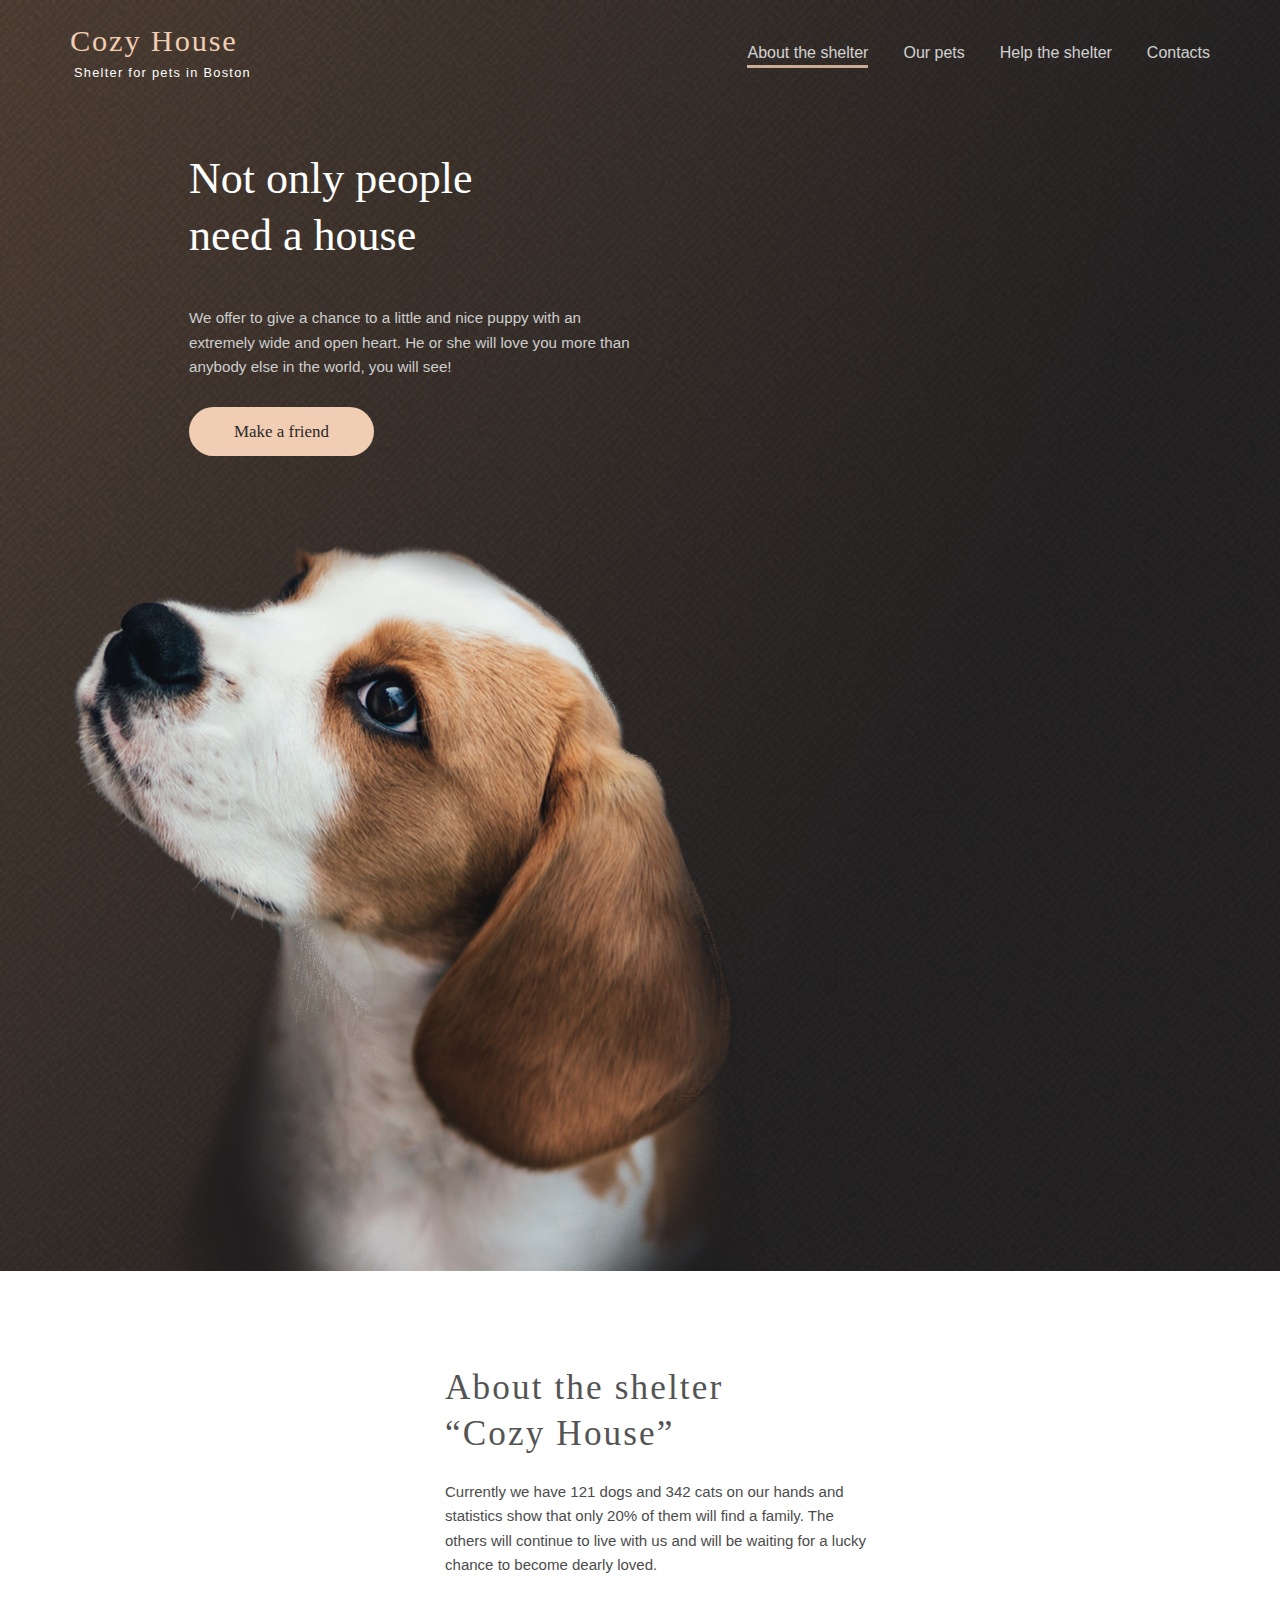
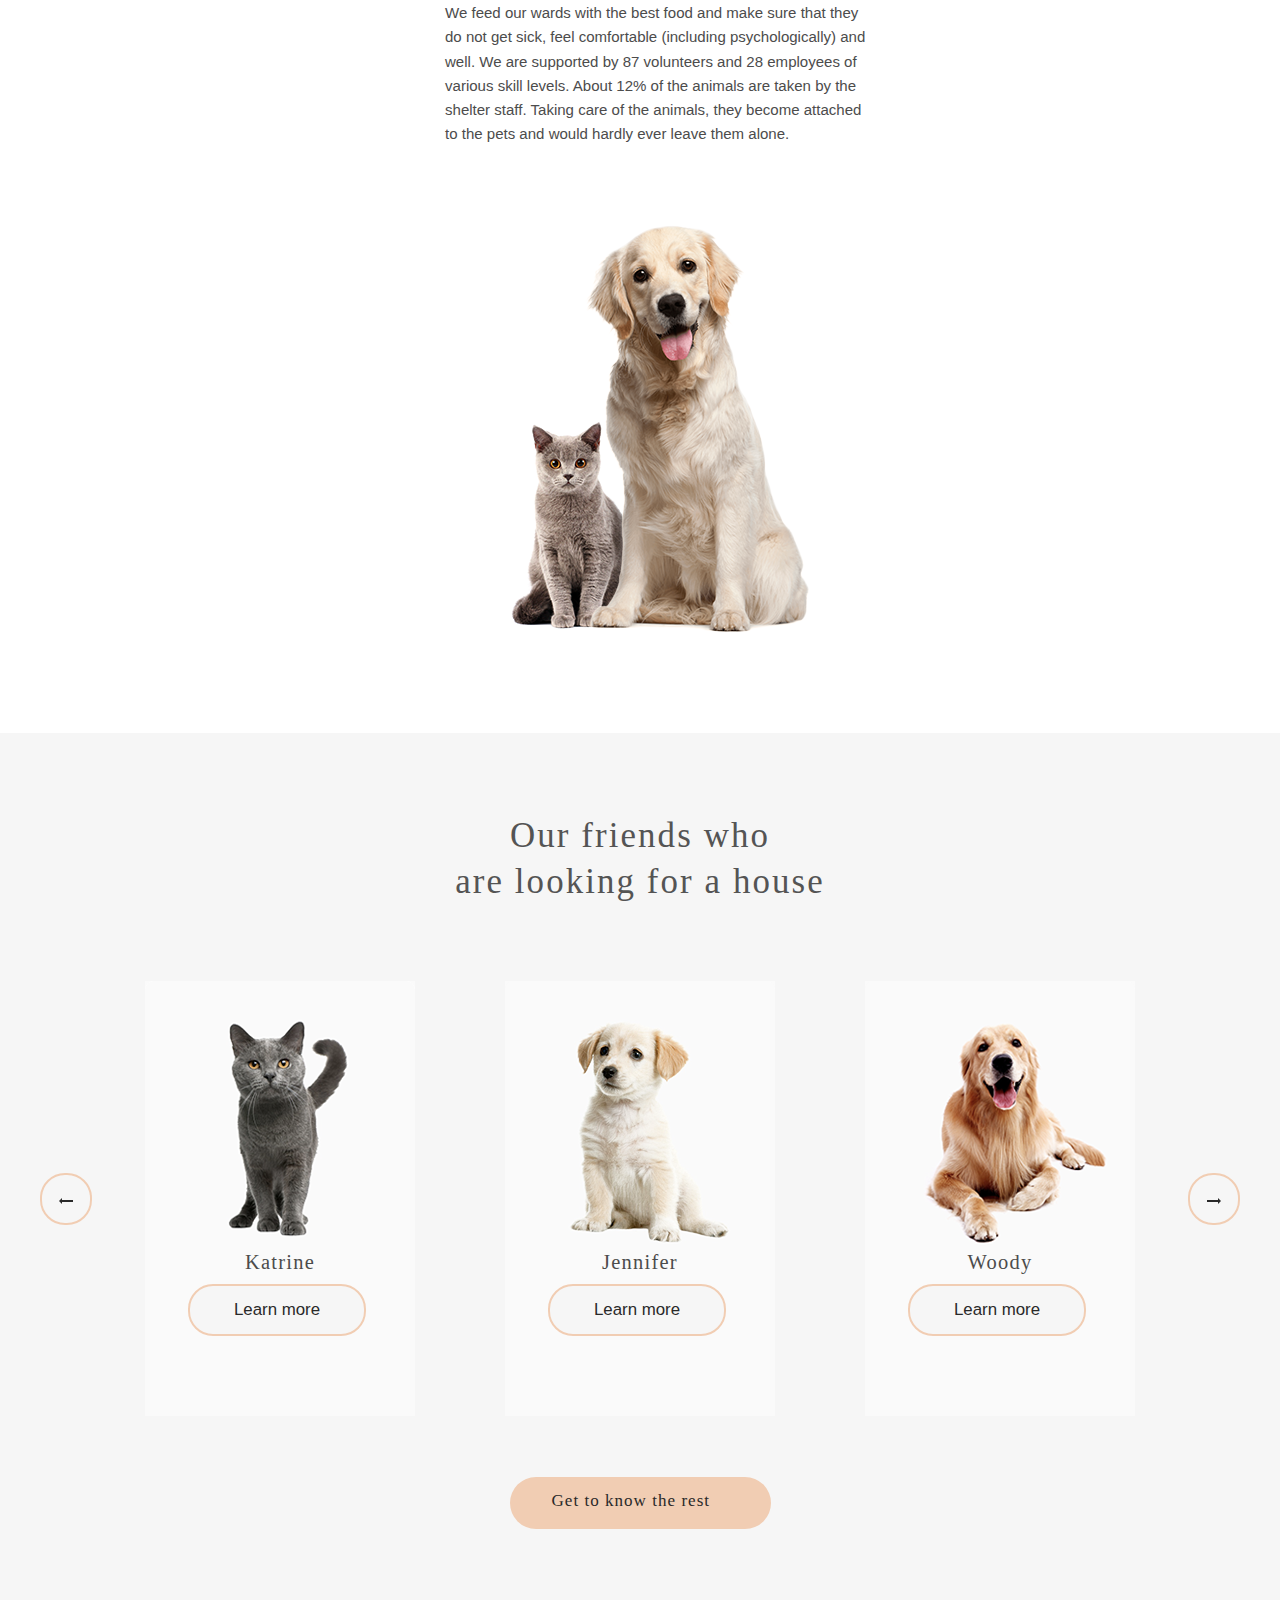
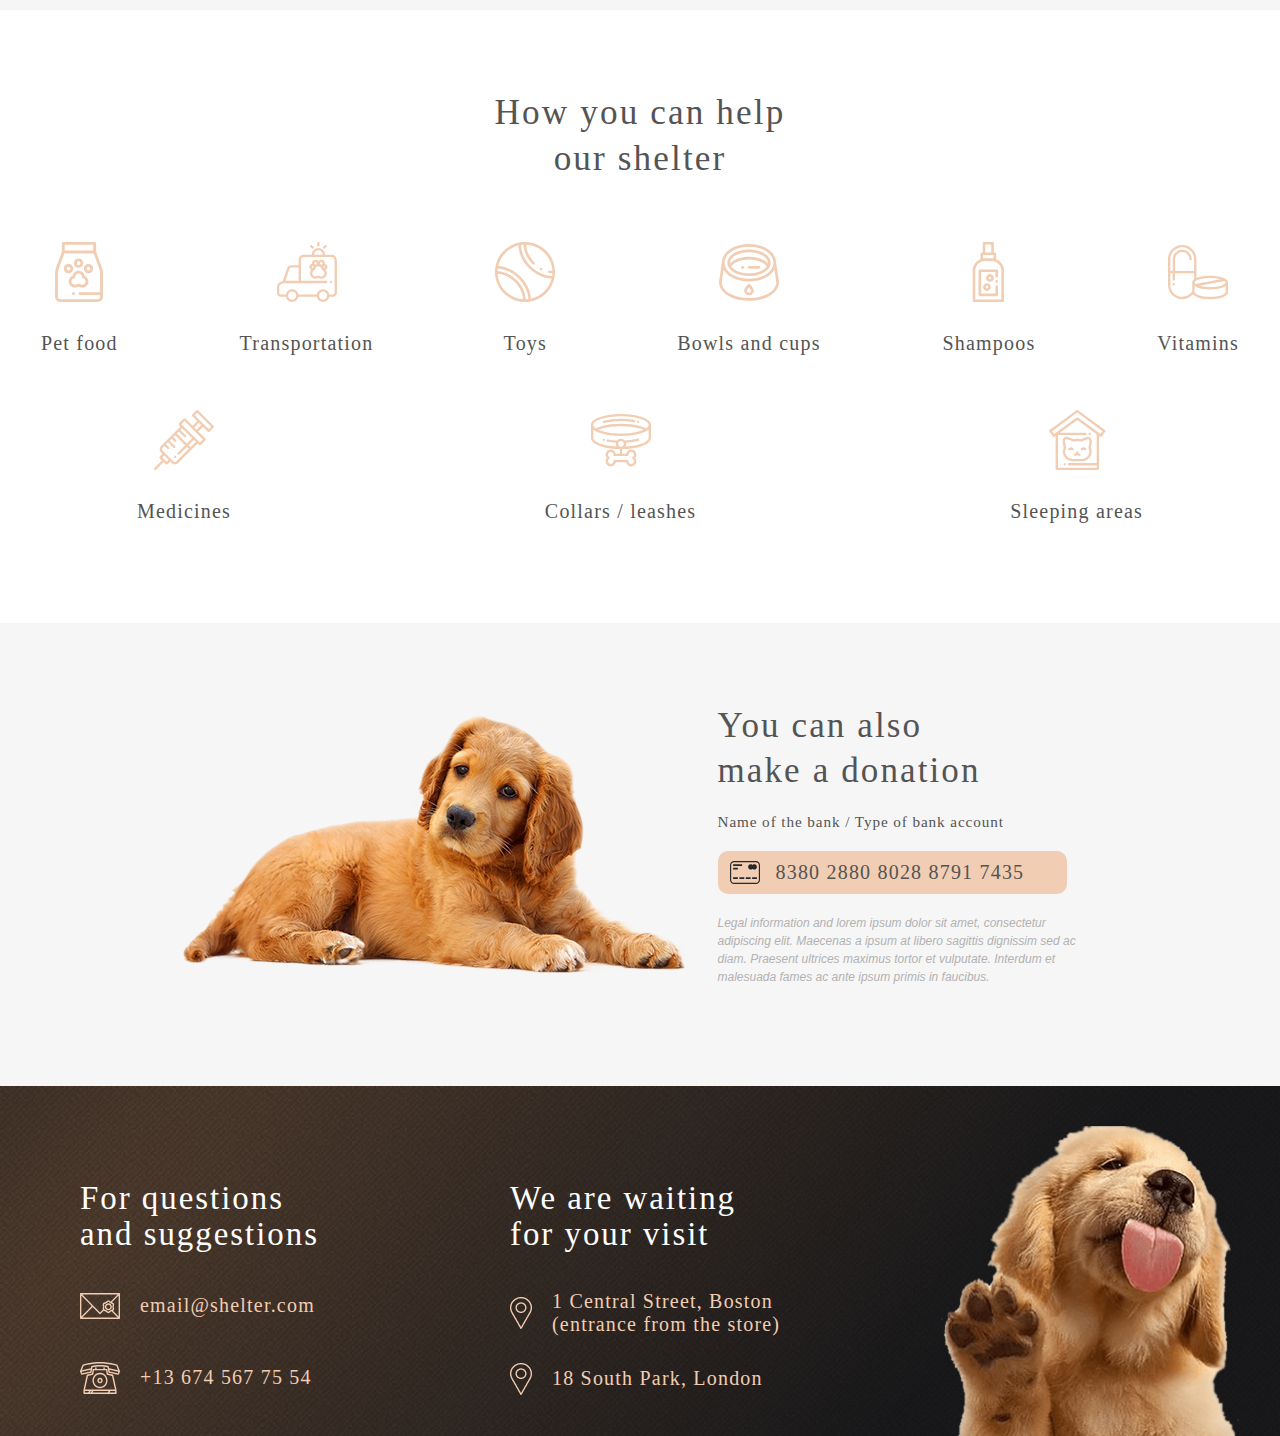
<file: index.html>
<!DOCTYPE html>
<html lang="en">
<head>
    <meta charset="UTF-8">
    <meta http-equiv="X-UA-Compatible" content="IE=edge">
    <meta name="viewport" content="width=device-width, initial-scale=1.0">
    <title>shelter</title>
    <link rel="stylesheet" href="style.CSS">
</head>
<body>
    <header class="header">
        <div class="content">
            <div class="header-content">
                <div class="header-logo">
                    <p class="log-title"><a href="index.html" class="logo-title">Cozy House</a></p>
                    <p class="log-subtitle"><a href="index.html" class="logo-subtitle">Shelter for pets in Boston</a></p>
                </div>
                <nav class="header-nav">
                    <ul class="nav-list">
                        <li class="items"><a class="header-link-active" aria-current="page">About the shelter</a></li>
                        <li class="items"><a href="pets.html" class="header-link">Our pets</a></li>
                        <li class="items"><a href="#help" class="header-link">Help the shelter</a></li>
                        <li class="items"><a href="#contacts" class="header-link">Contacts</a></li>
                    </ul>
                </nav>
            </div>
        </div>
    </header>
    <main class="main">
        <section class="not-only">
            <div class="content">
                <div class="not-only-content">
                    <div class="text-not-only">
                        <div class="text-not-only-title">
                            <h1 class="not-only-title">Not only people<br>need a house</h1>
                        </div>
                        <div class="text-not-only-subtitle">
                            <p class="not-only-subtitle">We offer to give a chance to a little and nice puppy with an extremely wide and open heart. He or she will love you more than anybody else in the world, you will see!</p>
                        </div>
                        <a href="#our-friends" class="btn">Make a friend</a>
                    </div>
                    <div class="puppy-img"></div>
                </div>
            </div>
        </section>
        <section class="about">
            <div class="content">
              <div class="about-content">
                <div class="about-img"></div>
                <div class="about-text">
                    <div class="about-title">
                        <h2 class="title-text">About the shelter “Cozy House”</h2>
                    </div>
                    <div class="p1-text">
                        <p class="p">Currently we have 121 dogs and 342 cats on our hands and statistics show that only 20% of them will find a family. The others will continue to live with us and will be waiting for a lucky chance to become dearly loved.</p>
                    </div>
                    <div class="p2-text">
                        <p class="p">We feed our wards with the best food and make sure that they do not get sick, feel comfortable (including psychologically) and well. We are supported by 87 volunteers and 28 employees of various skill levels. About 12% of the animals are taken by the shelter staff. Taking care of the animals, they become attached to the pets and would hardly ever leave them alone.</p>
                    </div>
                </div>
              </div>  
            </div>
        </section>
        <section class="our-friends" id="our-friends">
            <div class="content">
                <div class="friends-content">
                    <div class="friends-title">
                        <h3>Our friends who<br>are looking for a house</h3>
                    </div>
                    <div class="pets-slider">
                        <button class="arrow-left"><img src="img/arrowl.png" alt="Button Image"></button>
                    <div class="card-s">
                        <div class="card"><img src="img/pets-katrine.png" alt="Image"><p class="name">Katrine</p><button class="learn">Learn more</button></div>
                        <div class="card"><img src="img/pets-jennifer.png" alt="Image"><p class="name">Jennifer</p><button class="learn">Learn more</button></div>
                        <div class="card"><img src="img/pets-woody.png" alt="Image"><p class="name">Woody</p><button class="learn">Learn more</button></div>
                    </div>
                        <button class="arrow-right"><img src="img/arrowr.png" alt="Button Image"></button>
                    </div>
                    <a class="get-ref" href="pets.html">Get to know the rest</a>
                </div>
            </div>
        </section>
        <section class="help" id="help">
            <div class="content">
                <div class="help-content">
                    <div class="help-title">
                        <h2 class="help-shelter">How you can help<br>
                            our shelter</h2>
                    </div>
                    <div class="help-list">
                        <ul class="list-feature">
                            <li class="feature-item">
                                <img class="help-image" src="img/icon-pet-food.svg" alt="image">
                                <p class="help-text">Pet food</p>
                            </li>
                            <li class="feature-item">
                                <img class="help-image" src="img/icon-transportation.svg" alt="image">
                                <p class="help-text">Transportation</p>
                            </li>
                            <li class="feature-item">
                                <img class="help-image" src="img/icon-toys.svg" alt="image">
                                <p class="help-text">Toys</p>
                            </li>
                            <li class="feature-item">
                                <img class="help-image" src="img/icon-bowls-and-cups.svg" alt="image">
                                <p class="help-text">Bowls and cups</p>
                            </li>
                            <li class="feature-item">
                                <img class="help-image" src="img/icon-shampoos.svg" alt="image">
                                <p class="help-text">Shampoos</p>
                            </li>
                            <li class="feature-item">
                                <img class="help-image" src="img/icon-vitamins.svg" alt="image">
                                <p class="help-text">Vitamins</p>
                            </li>
                            <li class="feature-item">
                                <img class="help-image" src="img/icon-medicines.svg" alt="image">
                                <p class="help-text">Medicines</p>
                            </li>
                            <li class="feature-item">
                                <img class="help-image" src="img/icon-collars-leashes.svg" alt="image">
                                <p class="help-text">Collars / leashes</p>
                            </li>
                            <li class="feature-item">
                                <img class="help-image" src="img/icon-sleeping-area.svg" alt="image">
                                <p class="help-text">Sleeping areas</p>
                            </li>
                        </ul>
                    </div>
                </div>
            </div>
        </section>
        <section class="in-addition">
            <div class="content">
                <div class="addition-content">
                    <div class="addition-img"><img src="img/donation-dog.png" alt="image"></div>
                    <div class="addition-text">
                        <h2 class="addition-title">You can also<br>make a donation</h2>
                        <p class="addition-subtitle">Name of the bank / Type of bank account</p>
                        <div class="credit-card">
                            <img src="img/credit-card.svg" alt="image">
                            <p class="card-number">8380 2880 8028 8791 7435</p>
                        </div>
                        <p class="addition-bottom-text">Legal information and lorem ipsum dolor sit amet, consectetur<br>adipiscing elit. Maecenas a ipsum at libero sagittis dignissim sed ac<br>diam. Praesent ultrices maximus tortor et vulputate. Interdum et<br>malesuada fames ac ante ipsum primis in faucibus.</p>
                    </div>
                </div>
            </div>  
        </section>
    </main>
    <footer class="footer" id="contacts">
        <div class="content">
            <div class="footer-content">
                <div class="contacts">
                    <div class="contacts-title">
                        <h2 class="footer-contacts">For questions<br>and suggestions</h2>
                    </div>
                    <div class="info">
                        <img src="img/icon-email.svg" alt="image"><a class="contact" href="mailto:email@shelter.com">email@shelter.com</a>
                    </div>
                    <div class="info">
                        <img src="img/icon-phone.svg" alt="image"><a class="contact" href="tel:+136745677554">+13 674 567 75 54</a>
                    </div>
                </div>
                <div class="contacts">
                    <div class="contacts-title">
                        <h2 class="footer-contacts">We are waiting<br>for your visit</h2>
                    </div>
                    <div class="info">
                        <img src="img/icon-marker.png" alt="image"><a class="contact" href="https://www.google.com/maps/search/1+Central+Street,+Boston/@42.3527236,-71.058889,369m/data=!3m1!1e3">1 Central Street, Boston<br>(entrance from the store)</a>
                    </div>
                    <div class="info1">
                        <img src="img/icon-marker.png" alt="image"><a class="contact" href="https://www.google.com/maps/search/18+South+Park,+London+/@51.4669279,-0.1936158,151m/data=!3m1!1e3">18 South Park, London </a>
                    </div>
                </div>
                <div class="footer-puppy"></div>
            </div>
        </div>
    </footer>
</body>
</html>
</file>
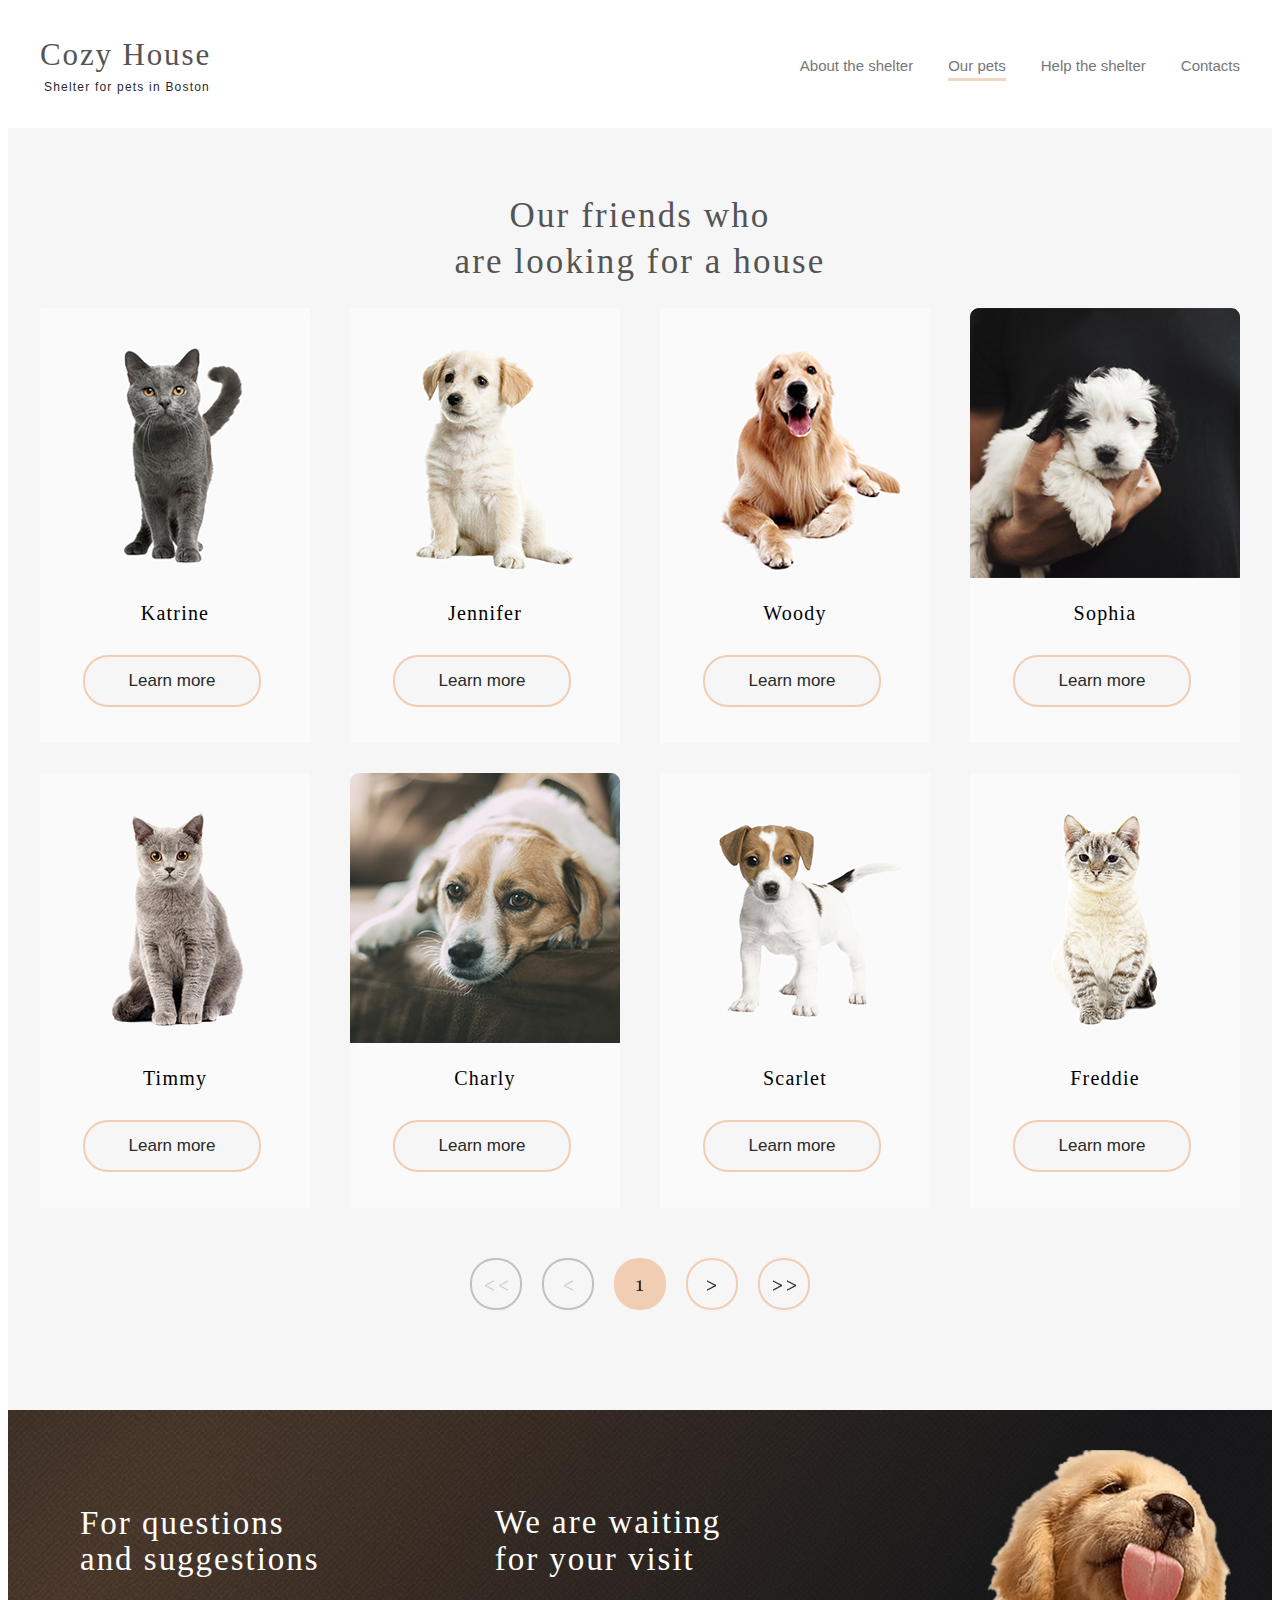
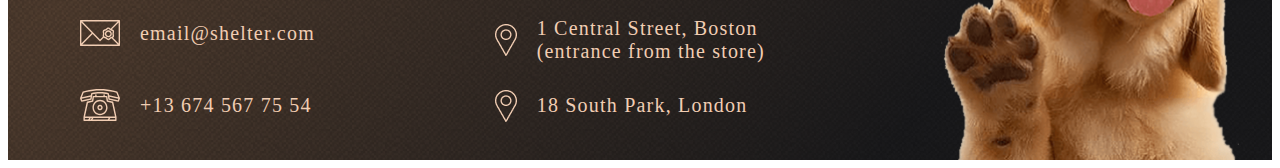
<file: pets.html>
<!DOCTYPE html>
<html lang="en">
<head>
    <meta charset="UTF-8">
    <meta http-equiv="X-UA-Compatible" content="IE=edge">
    <meta name="viewport" content="width=device-width, initial-scale=1.0">
    <title>pets</title>
    <link rel="stylesheet" href="pets.CSS">
</head>
<body>
    <header class="header">
        <div class="content">
            <div class="header-content">
                <div class="header-logo">
                    <p class="log-title"><a href="index.html" class="logo-title">Cozy House</a></p>
                    <p class="log-subtitle"><a href="index.html" class="logo-subtitle">Shelter for pets in Boston</a></p>
                </div>
                <nav class="header-nav">
                    <ul class="nav-list">
                        <li class="items">
                            <a href="index.html" class="header-link">About the shelter</a>
                        </li>
                        <li class="items">
                            <a class="header-link-active" aria-current="page">Our pets</a>
                        </li>
                        <li class="items">
                            <a href="index.html#help" class="header-link">Help the shelter</a>
                        </li>
                        <li class="items">
                            <a href="#contacts" class="header-link">Contacts</a>
                        </li>
                    </ul>
                </nav>
            </div>
        </div>
    </header>
    <main class="main">
    <section class="our-friends">
        <div class="content">
            <div class="friends-content">
                <div class="friends-title">
                    <h3>Our friends who<br>are looking for a house</h3>
                </div>
                <div class="pets-slider">
                    <div class="card"><img src="img/pets-katrine.png" alt="Image"><p class="name">Katrine</p><button class="learn">Learn more</button></div>
                    <div class="card"><img src="img/pets-jennifer.png" alt="Image"><p class="name">Jennifer</p><button class="learn">Learn more</button></div>
                    <div class="card"><img src="img/pets-woody.png" alt="Image"><p class="name">Woody</p><button class="learn">Learn more</button></div>
                    <div class="card"><img src="img/pets-sophia.png" alt="Image"><p class="name">Sophia</p><button class="learn">Learn more</button></div>
                    <div class="card"><img src="img/pets-timmy.png" alt="Image"><p class="name">Timmy</p><button class="learn">Learn more</button></div>
                    <div class="card"><img src="img/pets-charly.png" alt="Image"><p class="name">Charly</p><button class="learn">Learn more</button></div>
                    <div class="card"><img src="img/pets-scarlet.png" alt="Image"><p class="name">Scarlet</p><button class="learn">Learn more</button></div>
                    <div class="card"><img src="img/pets-freddie.png" alt="Image"><p class="name">Freddie</p><button class="learn">Learn more</button></div>
                </div>
                <div class="buttons">
                    <button class="arrow-dead"><img src="img/3__.png" alt="Button Image"></button>
                    <button class="arrow-dead"><img src="img/4_.png" alt="Button Image"></button>
                    <button class="arrow-1"><img src="img/1.png" alt="Button Image"></button>
                    <button class="arrow-alive"><img src="img/1_.png" alt="Button Image"></button>
                    <button class="arrow-alive"><img src="img/2__.png" alt="Button Image"></button>
                </div>
        </div>
    </section>
    </main>
    <footer class="footer" id="contacts">
        <div class="content">
            <div class="footer-content">
                <div class="contacts">
                    <div class="contacts-title">
                        <h2 class="footer-contacts">For questions<br>and suggestions</h2>
                    </div>
                    <div class="info">
                        <img src="img/icon-email.svg" alt="image"><a class="contact" href="mailto:email@shelter.com">email@shelter.com</a>
                    </div>
                    <div class="info">
                        <img src="img/icon-phone.svg" alt="image"><a class="contact" href="+136745677554">+13 674 567 75 54</a>
                    </div>
                </div>
                <div class="contacts">
                    <div class="contacts-title">
                        <h2 class="footer-contacts">We are waiting<br>for your visit</h2>
                    </div>
                    <div class="info">
                        <img src="img/icon-marker.png" alt="image"><a class="contact" href="https://www.google.com/maps/search/1+Central+Street,+Boston/@42.3527236,-71.058889,369m/data=!3m1!1e3">1 Central Street, Boston<br>(entrance from the store)</a>
                    </div>
                    <div class="info1">
                        <img src="img/icon-marker.png" alt="image"><a class="contact" href="https://www.google.com/maps/search/18+South+Park,+London+/@51.4669279,-0.1936158,151m/data=!3m1!1e3">18 South Park, London </a>
                    </div>
                </div>
                <div class="footer-puppy"></div>
            </div>
        </div>
    </footer>
</body>
</html>
</file>
<file: pets.CSS>
html {
    scroll-behavior: smooth;
  }
body {
    font-family: Arial, Helvetica, sans-serif, Georgia, 'Times New Roman', Times, serif;
    box-sizing: border-box;
    max-width: 100%;
}
/* header start*/
.header {
    position: absolute;
    left: 0;
    width: 100%;
    background-color: #FFFFFF;
    min-height: 120px;
    background-repeat: no-repeat;
    background-size: cover;
    overflow: hidden;
}
.content {
    display: flex;
    max-width: 1200px;
    margin: 0 auto;
}
.header-content {
    display: flex;
    flex-wrap: wrap;
    width: 100%;
    height: 60px;
    margin-top: 30px;
    justify-content: space-between;
}
.header-logo {
    position: flex;
    width: 184px;
    height: 60px;
    cursor: pointer;
}
.logo-title {
    text-decoration: none;
    position: relative;
    width: 184px;
    height: 35px;
    left: 0px;
    font-family: 'Georgia';
    font-style: normal;
    font-weight: 400;
    font-size: 31px;
    line-height: 110%;
    display: flex;
    align-items: center;
    letter-spacing: 0.06em;
    margin-bottom: 0px;
    margin-top: 0px;
    color: #545454;
}
.log-title {
    margin-bottom: 0px;
    margin-top: 0px;
}
.log-subtitle {
    margin-bottom: 0px;
    margin-top: 7px;
}
.logo-subtitle {
    text-decoration: none;
    position: relative;
    width: 179px;
    height: 15px;
    left: 4px;
    font-style: normal;
    font-weight: 400;
    font-size: 12px;
    line-height: 15px;
    display: flex;
    align-items: center;
    letter-spacing: 0.1em;
    color: #292929;
}
.nav-list {
    display: flex;
    flex-wrap: wrap;
    list-style: none;
}
.items {
    margin-right: 35px;
}
.items:last-child {
    margin-right: 0;
}
.header-link {
    font-family: 'Arial';
    font-style: normal;
    font-weight: 400;
    font-size: 15px;
    line-height: 160%;
    text-decoration: none;
    color: #545454;
    opacity: .80;
}
.header-link-active {
    font-family: 'Arial';
    font-style: normal;
    font-weight: 400;
    font-size: 15px;
    line-height: 160%;
    text-decoration: none;
    color: #545454;
    opacity: .80;
    padding-bottom: 4px;
    border-bottom: 3px solid #f1cdb3;
}
.header-link:hover, .header-link:focus, .header-link:active {
    opacity: 1;
    /*text-decoration: underline 3px #F1CDB3;*/
}
/*header*/
.main {
    max-width: 100%;
}
/*our-friends*/
.our-friends {
    margin: 0 auto;
    background: #F6F6F6;
}
.friends-content {
    align-self: center;
    width: 1200px;
    margin-top: 150px;
    justify-content: space-between;
    display: flex;
    flex-wrap: wrap;
}
.friends-title {
    position: relative;
    width: 400px;
    height: 90px;
    left: 400px;
    top: 0px;
    align-items: center;
    margin: 0;
}
h3 {
    font-family: 'Georgia';
    font-style: normal;
    font-weight: 400;
    font-size: 35px;
    line-height: 130%;
    text-align: center;
    letter-spacing: 0.06em;
    color: #545454;
}
.pets-slider {
    width: 1200px;
    margin-bottom: 20px;
    margin-top: 60px;
    justify-content: space-between;
    display: flex;
    flex-wrap: wrap;
    align-items: center;
    box-sizing: border-box;
}
.card {
    width: 270px;height: 435px;
    background: #FAFAFA;
    cursor: pointer;
    margin-bottom: 30px;
}
.card:hover {
    box-shadow: 0px 0px 25px #ccc8c8;
    transition: 1s;
}
.name {
    font-family: 'Georgia';
    font-style: normal;
    font-weight: 400;
    font-size: 20px;
    line-height: 23px;
    display: relative;
    text-align: center;
    letter-spacing: 0.06em;
}
.learn {
    font-style: normal;
    font-weight: 400;
    font-size: 17px;
    line-height: 130%;
    width: 178px;
    height: 52px;
    color: #292929;
    background: #F6F6F6;
    border: 2px solid #F1CDB3;
    border-radius: 25px;
    cursor: pointer;
    align-items: flex-start;
    margin-left: 43px;
    margin-top: 10px;
}
.learn:hover {
    background-color: #F1CDB3;
    transition: 0.5s
}
.arrow-alive {
    display: flex;
    flex-direction: column;
    align-items: center;
    width: 52px;
    height: 52px;
    background: #F6F6F6;
    border: 2px solid #F1CDB3;
    cursor: pointer;
    border-radius: 25px;
    align-items: center;
    padding-top: 20px;
}
.arrow-alive:hover {
    background-color: #F1CDB3;
    transition: 0.5s;
}
.arrow-1 {
    display: flex;
    flex-direction: column;
    align-items: center;
    width: 52px;
    height: 52px;
    background: #F1CDB3;
    border: 2px solid #F1CDB3;
    cursor: pointer;
    border-radius: 25px;
    align-items: center;
    padding-top: 20px;
}
.arrow-1:hover {
    background-color: #ece4dd;
    transition: 0.5s;
}
.arrow-dead {
    display: flex;
    flex-direction: column;
    align-items: center;
    width: 52px;
    height: 52px;
    background: #F6F6F6;
    border: 2px solid rgb(196, 192, 192);
    cursor: pointer;
    border-radius: 25px;
    padding-top: 20px;
}
.buttons {
    display: flex;
    margin: auto;
    column-gap: 20px;
    margin-bottom: 100px;
}
/*our-friends*/
/*footer*/
.footer {
    width: 100%;
    background: url("img/footer-gradient-background.png") no-repeat center;
    background-size: cover;
    margin: 0 auto;
    position: flex;
    left: 0%;
    right: 0%;
}
.footer-content {
    width: 1200px;
    justify-content: space-between;
    display: flex;
    flex-wrap: wrap;
    align-items: center;
    box-sizing: border-box;
    margin-top: 40px;
    margin-left: 40px;
}
.contacts {
    left: 0px;
    top: 16px;
}
.footer-puppy {
    width: 300px;
    height: 310px;
    top: 0px;
    background: url("img/footer-puppy.png") no-repeat center;
}
.contacts-title {
    margin-top: 16px;
    padding-bottom: 0;
    margin-bottom: 0;
}
.footer-contacts {
    position: flex;
    padding: 0;
    margin: 0;
    font-family: 'Georgia';
    font-style: normal;
    font-weight: 400;
    font-size: 33px;
    line-height: 110%;
    letter-spacing: 0.06em;
    color: #FFFFFF;
}
.info {
    display: flex;
    margin-top: 40px;
    padding: 0px;
    align-items: center;
    cursor: pointer; 
}
.info1 {
    display: flex;
    margin-top: 27px;
    padding: 0px;
    align-items: center;
    cursor: pointer;
}
.mail img {
    align-items: center;
    box-sizing: border-box;
}
.contact {
    font-family: 'Georgia';
    font-style: normal;
    font-weight: 400;
    font-size: 20px;
    line-height: 115%;
    letter-spacing: 0.06em;
    color: #F1CDB3;
    text-decoration: none;
    padding-left: 20px;
}
/*footer*/
</file>
<file: style.CSS>
/*reset CSS*/
*,
*::before,
*::after {
   padding: 0;
   margin: 0;
   border: 0;
   box-sizing: border-box;
}
a {
  text-decoration: none;
}
ul,
ol,
li {
   list-style: none;
}
img {
    vertical-align: top;
}
h1,
h2,
h3,
h4,
h5,
h6 {
   font-weight: inherit;
   font-size: inherit;
}
html,
body {
    max-width: 100%;
    height: 100%;
    scroll-behavior: smooth;
    line-height: 1;
    font-size: 16px;
    color: #000;
    font-family: Arial, Helvetica, sans-serif, Georgia, 'Times New Roman', Times, serif;
    box-sizing: border-box;
}
.content {
    min-height: 100%;
    overflow: hidden;
}
/*reset CSS*/
/* header start*/
.header {
    position: absolute;
    top: 15px;
    left: 0;
    width: 100%;
    min-height: 120px;
    background-color: transparent;
    background-repeat: no-repeat;
    background-size: cover;
    overflow: hidden;
}
.content {
    display: flex;
    max-width: 1200px;
    margin: 0 auto;
}

.header-content {
    display: flex;
    flex-wrap: wrap;
    width: 100%;
    margin-top: 10px;
    justify-content: space-between;
    align-items: center;
}
.header-logo {
    position: flex;
    align-items: center;
    @media (max-width: 1300px) {
        padding-left: 30px;
    }
}
.logo-title {
    text-decoration: none;
    left: 0px;
    font-family: 'Georgia';
    font-style: normal;
    font-weight: 400;
    font-size: 1.9rem;
    line-height: 110%;
    display: flex;
    align-items: center;
    letter-spacing: 0.06em;
    margin-bottom: 0px;
    margin-top: 0px;
    color:#F1CDB3 ;
}
.log-title {
    margin-bottom: 0px;
    margin-top: 0px;
}
.log-subtitle {
    margin-bottom: 0px;
    margin-top: 7px;
}
.logo-subtitle {
    text-decoration: none;
    position: relative;
    left: 4px;
    font-style: normal;
    font-weight: 400;
    font-size: 0.8rem;
    line-height: 15px;
    display: flex;
    align-items: center;
    letter-spacing: 0.1em;
    color: #FFFFFF;
}
.header-nav {
    @media (max-width: 1300px) {
        padding-right: 30px;
    }
}
.nav-list {
    display: flex;
    flex-wrap: wrap;
    list-style: none;
}
.items {
    margin-right: 35px;
}
.items:last-child {
    margin-right: 0;
}
.header-link {
    font-family: 'Arial';
    font-style: normal;
    font-weight: 400;
    font-size: 1rem;
    line-height: 160%;
    text-decoration: none;
    color: #FAFAFA;
    opacity: .80;
}
.header-link-active {
    font-family: 'Arial';
    font-style: normal;
    font-weight: 400;
    font-size: 1rem;
    line-height: 160%;
    text-decoration: none;
    color: #FAFAFA;
    opacity: .80;
    padding-bottom: 4px;
    border-bottom: 3px solid #f1cdb3;
}
.header-link:hover, .header-link:focus, .header-link:active {
    opacity: 1;
    /*text-decoration: underline 3px #F1CDB3;*/
}
/*header*/
/*not only*/
.main {
    width: 100%;
}
.not-only {
    background: url("img/start-screen-gradient-background.png") no-repeat center;
    background-size: cover;
    position: flex;
    width: 100%x;
    margin: 0 auto;
}
.not-only-content {
    left: 40px;
    justify-content: space-between;
    display: flex;
    flex-wrap: wrap;
    padding-top: 180px;
    @media (max-width: 1300px) {
        padding-left: 30px;
        padding-top: 150px;
        flex-direction: column;
        align-items: center;
    }
}
.text-not-only {
    padding-top: 163px;
    padding-left: 0px;
    padding-bottom: 0px;
    @media (max-width: 1300px) {
        padding-top: 0px;
        padding-bottom: 100px;
    }
}
.text-not-only-title {
    width: 310px;
    margin-bottom: 42px;
}
h1 {
    font-family: 'Georgia';
    font-style: normal;
    font-weight: 400;
    font-size: 2.75rem;
    line-height: 130%;
    color: #FFFFFF;
}
.text-not-only-subtitle {
    width: 460px;
    margin-bottom: 42px;
}
.not-only-subtitle {
    font-family: 'Arial';
    font-style: normal;
    font-weight: 400;
    font-size: 0.95rem;
    line-height: 160%;
    color:  #CDCDCD;
}
.btn {
    font-family: 'Georgia';
    font-style: normal;
    font-weight: 400;
    font-size: 1.06rem;
    line-height: 130%;
    width: 207px;
    height: 52px;
    color: #292929;
    background-color: #F1CDB3;
    border-radius: 25px;
    text-decoration: none;
    padding: 15px 45px;
    @media (max-width: 768px) {
        margin-left: 130px;
    }
}
.btn:hover {
    background-color: #FDDCC4;
    color: #292929;
    transition: 0.5s;
}
.puppy-img {
    width: 698px;
    height: 728px;
    background: url("img/start-screen-puppy.png") no-repeat center;
}
/*not only*/
/*About*/
.about {
    background-color: #FFFFFF;
    margin: 0 auto;
}
.about-content {
    width: 1200px;
    margin-top: 80px;
    margin-left: 40px;
    margin-bottom: 100px;
    justify-content: space-between;
    display: flex;
    flex-wrap: wrap;
    align-items: center;
    @media (max-width: 1300px) {
        padding-top: 0px;
        flex-direction: column-reverse;
        align-items: center;
    }
}
.about-img {
    width: 300px;
    height: 408px;
    margin-left: 175px;
    background: url("img/about-pets.png") no-repeat center;
    @media (max-width: 1300px) {
        margin-left: 0px;
        margin-top: 80px;
    }
}
.about-text {
    width: 430px;
    margin-top: 14px;
    margin-right: 175px;
    position: flex;
    @media (max-width: 1300px) {
        margin-right: 0px;
    }
}
.about-title {
    width: 370px;
    height: 90px;
    margin-bottom: 25px;
}
.title-text {
    font-family: 'Georgia';
    font-style: normal;
    font-weight: 400;
    font-size: 2.2rem;
    line-height: 130%;
    color: #545454;
    letter-spacing: 0.06em;
}
.p1-text {
    width: 430px;
    height: 96px;
    margin-bottom: 25px;
}
.p2-text {
    width: 430px;
    height: 144px;
}
p {
    font-family: 'Arial';
    font-style: normal;
    font-weight: 400;
    font-size: 0.94rem;
    line-height: 160%;
    color: #4C4C4C;
}
/*About*/
/*our-friends*/
.our-friends {
    height: 877px;
    background: #F6F6F6;
    margin: 0 auto;
}
.friends-content {
    display: flex;
    flex-wrap: wrap;
    margin-top: 80px;
    justify-content: space-around;
    box-sizing: border-box;
    @media (max-width:1220px) {
        width: 100%;
        justify-content: space-evenly;
    }
}
.friends-title {
    width: 400px;
    align-items: center;
}
h3 {
    font-family: 'Georgia';
    font-style: normal;
    font-weight: 400;
    font-size: 2.18rem;
    line-height: 130%;
    text-align: center;
    letter-spacing: 0.06em;
    color: #545454;
}
.pets-slider {
    width: 1200px;
    margin-bottom: 55px;
    margin-top: 60px;
    justify-content: space-between;
    display: flex;
    flex-wrap: wrap;
    align-items: center;
    box-sizing: border-box;
}
.card-s {
    display: flex;
    flex-wrap: wrap;
    gap: 90px;
    overflow: hidden;
    @media (max-width:1220px) {
        gap: 40px;
        :last-child{
            display: none;
        }
    }
}
.card {
    width: 270px;height: 435px;
    background: #FAFAFA;
    cursor: pointer;
    @media (max-width:1220px) {
        :last-child{
            display: flex;
        }
    }
}
.card:hover {
    box-shadow: 0px 0px 25px #ccc8c8;
    transition: 1s;
}
.arrow-left {
    display: flex;
    flex-direction: column;
    align-items: center;
    padding: 23px 19px;
    width: 52px;
    height: 52px;
    background: #F6F6F6;
    border: 2px solid #F1CDB3;
    cursor: pointer;
    border-radius: 25px;
    @media (max-width:1220px) {
        margin-left: 30px;
    }
}
.arrow-right {
    display: flex;
    flex-direction: column;
    align-items: center;
    padding: 23px 19px;
    width: 52px;
    height: 52px;
    background: #F6F6F6;
    border: 2px solid #F1CDB3;
    cursor: pointer;
    border-radius: 25px;
    @media (max-width:1220px) {
        margin-right: 30px;
    }
}
.arrow-left:hover, .arrow-right:hover {
    background-color: #F1CDB3;
    transition: 0.5s;
}
.name {
    font-family: 'Georgia';
    font-style: normal;
    font-weight: 400;
    font-size: 1.28rem;
    line-height: 23px;
    display: relative;
    text-align: center;
    letter-spacing: 0.06em;
}
.learn {
    font-style: normal;
    font-weight: 400;
    font-size: 1.055rem;
    line-height: 130%;
    width: 178px;
    height: 52px;
    color: #292929;
    background: #F6F6F6;
    border: 2px solid #F1CDB3;
    border-radius: 25px;
    cursor: pointer;
    align-items: center;
    justify-content: space-around;
    margin-left: 43px;
    margin-top: 10px;
}
.learn:hover {
    background-color: #F1CDB3;
    transition: 0.5s;
}
.get-ref {
    text-decoration: none;
    padding: 13px 42px;
    width: 261px;
    height: 52px;
    margin-bottom: 70px;
    background: #F1CDB3;
    border-radius: 100px;
    font-family: 'Georgia';
    font-style: normal;
    font-weight: 400;
    font-size: 1.065rem;
    line-height: 130%;
    letter-spacing: 0.06em;
    border: none;
    cursor: pointer;
    color: #292929;
}
.get-ref:hover {
    background-color: #FDDCC4;
    transition: 0.5s;
}
/*our-friends*/
/*"help"*/
.help {
    margin: 0 auto;
    max-width: 100%;
}
.help-content {
    display: flex;
    align-items: center;
    flex-direction: column;
    max-width: 1200px;
}
.help-title {
    display: flex;
    margin-bottom: 60px;
    margin-top: 80px;
}
.help-shelter {
    text-align: center;
    font-family: 'Georgia';
    font-style: normal;
    font-weight: 400;
    font-size: 2.2rem;
    line-height: 130%;
    letter-spacing: 0.06em;
    color:#545454;
}
.help-list {
    display: flex;
    flex-direction: row;
    
}
.list-feature {
    display: flex;
    flex-wrap: wrap;
    justify-content: space-around;
    gap: 55px 120px;
    margin-bottom: 100px;
    @media (max-width: 1220px) {
        gap: 55px 60px;
        margin-left: 60px;
        margin-right: 60px;
        }
}
.feature-item {
    display: flex;
    flex-direction: column;
    align-items: center;
    @media (max-width: 768px) {
        min-width: 160px;
    }
}
.help-image {
    display: block;
    margin-bottom: 30px;
    align-items: center;
    box-sizing: border-box;
}
.help-text {
    text-align: center;
    letter-spacing: .06em;
    color: #545454;
    font-family: 'Georgia';
    font-style: normal;
    font-weight: 400;
    font-size: 1.25rem;
    line-height: 115%;
    margin-top: 0px;
}
/*help*/
/*in-addition*/
.in-addition {
    background: #F6F6F6;
    
    margin: 0 auto; 
    position: flex;
    width: 100%;
}
.addition-content { 
    margin: 0 auto;
    display: flex;
    width: 915px;
    margin-top: 80px;
    margin-bottom: 100px;
    flex-wrap: wrap;
    justify-content: space-between;
    align-items: center;
    @media (max-width: 900px) {
        flex-direction: column-reverse;
    }
}
.addition-text {
    width: 380px;
    justify-content: space-between;
    @media (max-width: 900px) {
        margin-bottom:  60px;
    }
}
.addition-title {
    font-family: 'Georgia';
    font-style: normal;
    font-weight: 400;
    font-size: 2.19rem;
    line-height: 130%;
    display: flex;
    align-items: center;
    letter-spacing: 0.06em;
    color: #545454;
    padding: 0;
    margin: 0;
}
.addition-subtitle {
    font-family: 'Georgia';
    font-style: normal;
    font-weight: 400;
    font-size: 0.95rem;
    line-height: 110%;
    display: flex;
    align-items: center;
    letter-spacing: 0.06em;
    color: #545454;
    margin-top: 20px;
    margin-bottom: 0;
}
.credit-card {
    width: 349px;
    height: 43px;
    margin-top: 20px;
    margin-bottom: 20px;
    flex-wrap: wrap;
    display: flex;
    background: #F1CDB3;
    border-radius: 10px;
    padding-bottom: 0px;
    padding-left: 12px;
}
.card-number {
    font-family: 'Georgia';
    font-style: normal;
    font-weight: 400;
    font-size: 1.25rem;
    line-height: 115%;
    display: flex;
    align-items: center;
    letter-spacing: 0.06em;
    color: #545454;
    margin-left: 16px;
}
.addition-bottom-text {
    font-family: 'Arial';
    font-style: italic;
    font-weight: 400;
    font-size: 0.75rem;
    line-height: 18px;
    display: flex;
    align-items: center;
    color: #B2B2B2;
    margin-top: 10; 
}
/*help*/
/*footer*/
.footer {
    max-width: 100%;
    background: url("img/footer-gradient-background.png") no-repeat center;
    background-size: cover;
    margin: 0 auto;
    position: flex;
    left: 0%;
    right: 0%;
}
.footer-content {
    width: 1200px;
    display: flex;
    justify-content: space-between;
    flex-wrap: wrap;
    align-items: center;
    box-sizing: border-box;
    margin-top: 40px;
    margin-left: 40px;
    @media (max-width: 940px) {
        margin-left: 30px;
        margin-right: 30px;
        justify-content: space-around;
    } 
}
.contacts {
    width: 302px;
    height: 234px;
    left: 0px;
    top: 16px;
}
.footer-puppy {
    width: 300px;
    height: 310px;
    top: 0px;
    background: url("img/footer-puppy.png") no-repeat center;
    @media (max-width: 940px) {
        margin-top: 65px
    }
}
.contacts-title {
    width: 278px;
    height: 70px;
    margin-top: 16px;
    padding-bottom: 0;
    margin-bottom: 0;
}
.footer-contacts {
    position: flex;
    padding: 0;
    margin: 0;
    font-family: 'Georgia';
    font-style: normal;
    font-weight: 400;
    font-size: 2.057rem;
    line-height: 110%;
    letter-spacing: 0.06em;
    color: #FFFFFF;
}
.info {
    display: flex;
    margin-top: 40px;
    padding: 0px;
    align-items: center;
    cursor: pointer; 
}
.info1 {
    display: flex;
    margin-top: 27px;
    padding: 0px;
    align-items: center;
    cursor: pointer;
}
.mail img {
    align-items: center;
    box-sizing: border-box;
}
.contact {
    font-family: 'Georgia';
    font-style: normal;
    font-weight: 400;
    font-size: 1.25rem;
    line-height: 115%;
    letter-spacing: 0.06em;
    color: #F1CDB3;
    text-decoration: none;
    padding-left: 20px;
}
/*footer*/
</file>
